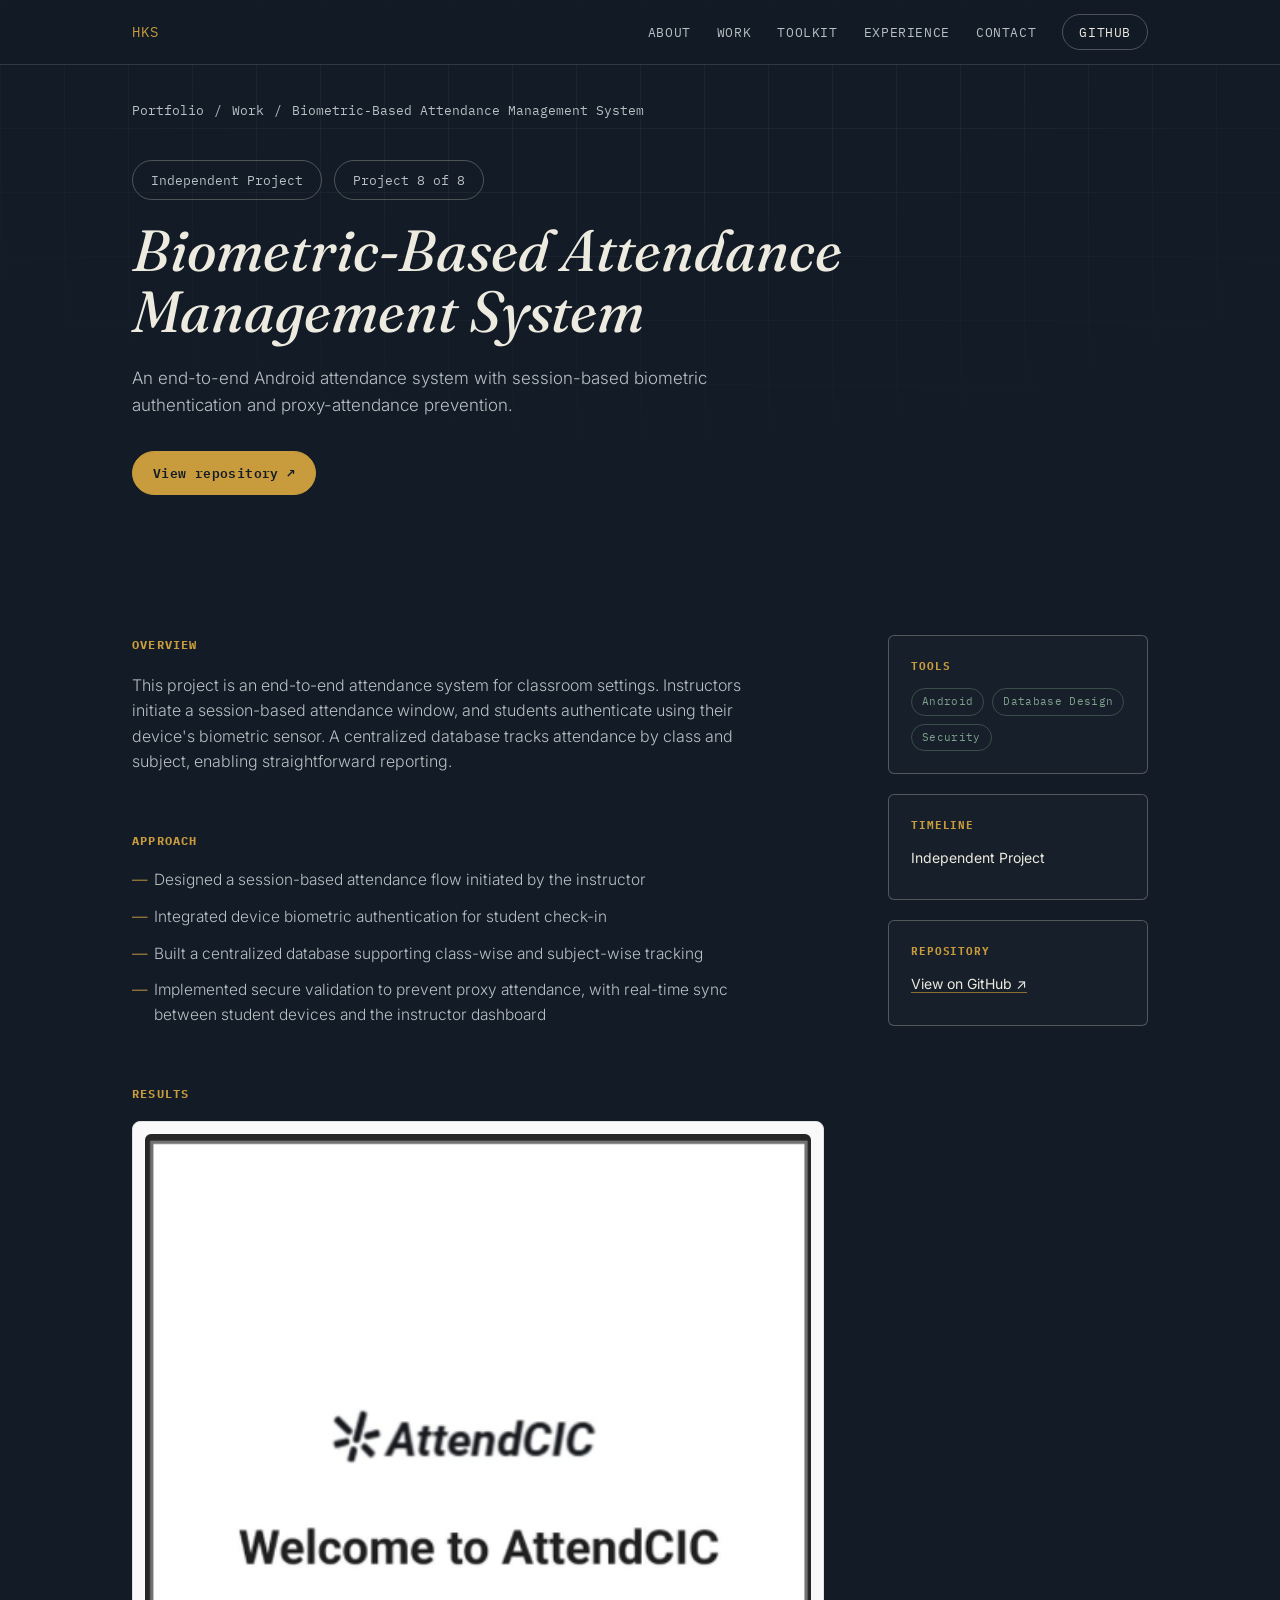
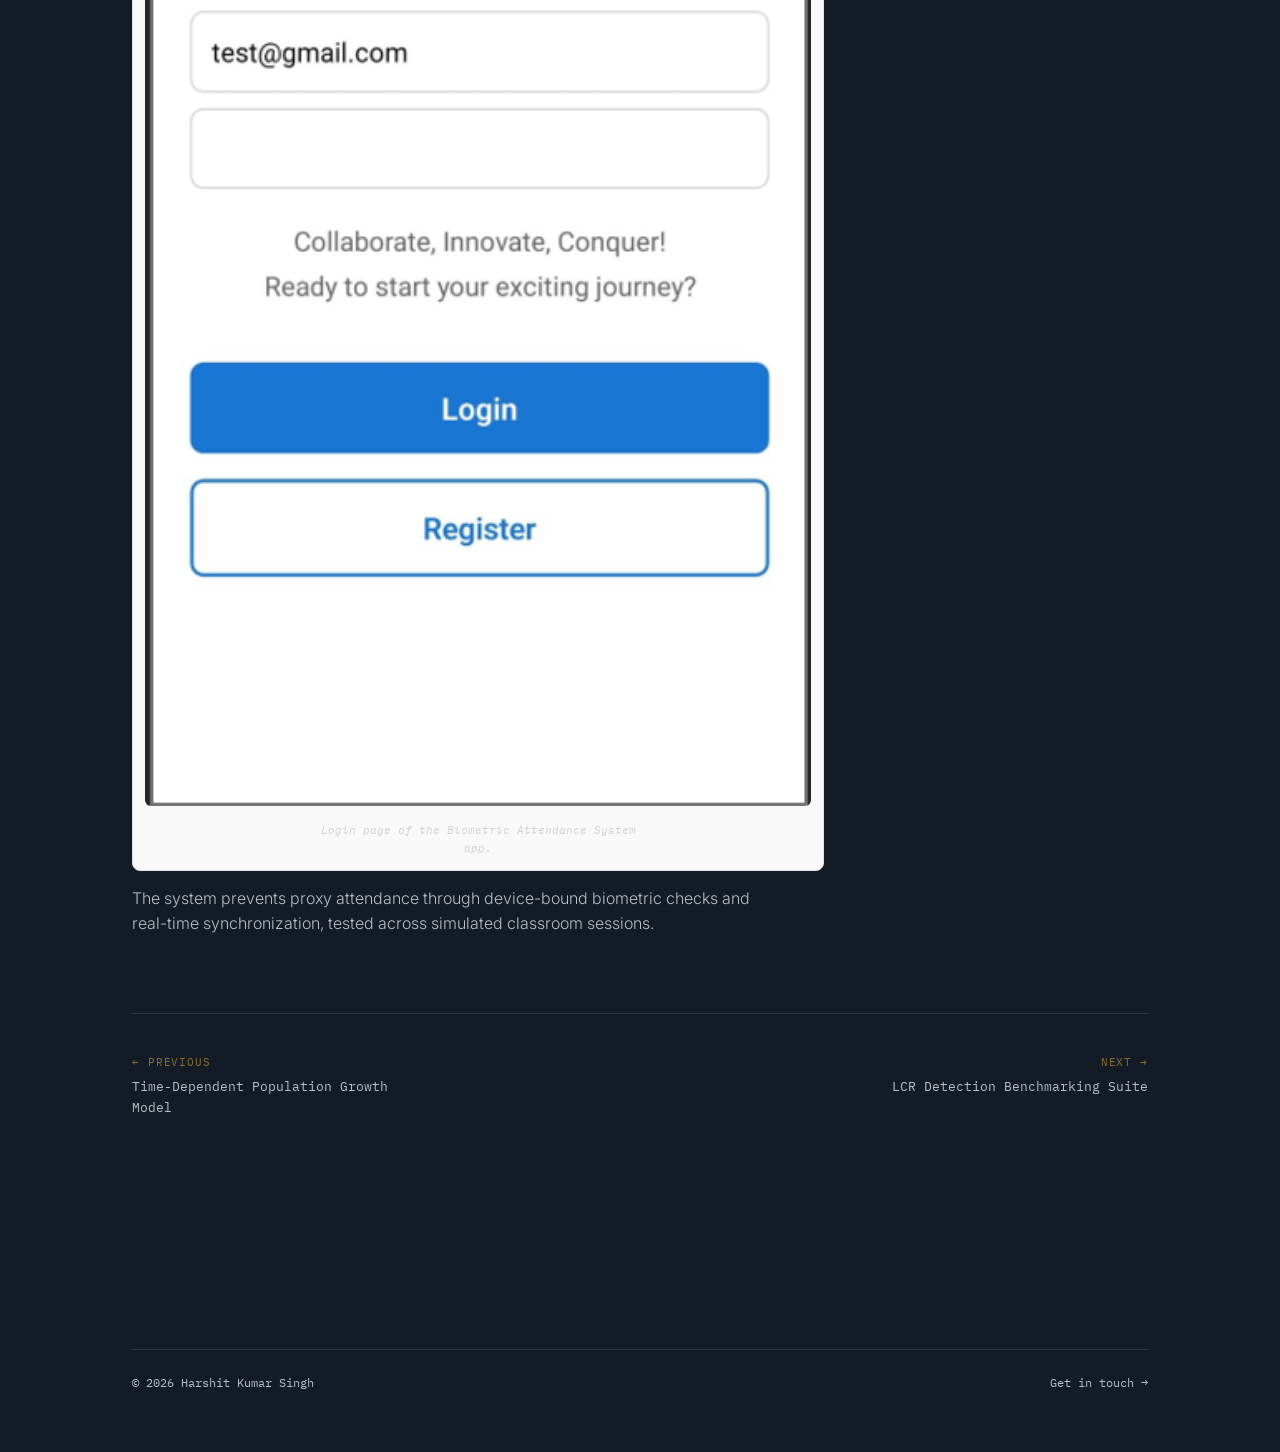
<file: projects/biometric-attendance.html>
<!DOCTYPE html>
<html lang="en">
<head>
<meta charset="UTF-8">
<meta name="viewport" content="width=device-width, initial-scale=1.0">
<title>Biometric-Based Attendance Management System — Harshit Kumar Singh</title>
<meta name="description" content="An end-to-end Android attendance system with session-based biometric authentication and proxy-attendance prevention.">
<link rel="preconnect" href="https://fonts.googleapis.com">
<link rel="preconnect" href="https://fonts.gstatic.com" crossorigin>
<link href="https://fonts.googleapis.com/css2?family=Fraunces:ital,opsz,wght@0,9..144,300;0,9..144,450;0,9..144,600;1,9..144,450;1,9..144,600&family=Inter:wght@300;400;500;600&family=IBM+Plex+Mono:wght@400;500&display=swap" rel="stylesheet">
<link rel="stylesheet" href="../styles.css">
</head>
<body>

<div class="texture" aria-hidden="true"></div>

<nav>
  <div class="wrap">
    <a class="mark" href="../index.html">HKS</a>
    <div class="navlinks">
      <a href="../index.html#about">About</a>
      <a href="../index.html#work">Work</a>
      <a href="../index.html#skills">Toolkit</a>
      <a href="../index.html#field">Experience</a>
      <a href="../index.html#contact">Contact</a>
      <a class="nav-cta" data-link="github" target="_blank" rel="noopener">GitHub</a>
    </div>
    <button class="nav-toggle" aria-label="Toggle menu">☰</button>
  </div>
</nav>

<div class="breadcrumb">
  <div class="wrap"><a href="../index.html">Portfolio</a><span>/</span><a href="../index.html#work">Work</a><span>/</span><span>Biometric-Based Attendance Management System</span></div>
</div>

<header class="cs-header">
  <div class="wrap">
    <div class="cs-meta-row reveal">
      <span class="pill static">Independent Project</span>
      <span class="pill static">Project 8 of 8</span>
    </div>
    <h1 class="cs-title reveal">Biometric-Based Attendance Management System</h1>
    <p class="cs-summary reveal">An end-to-end Android attendance system with session-based biometric authentication and proxy-attendance prevention.</p>
    <div class="cs-actions reveal">
      <a class="btn primary" data-link="project:biometric-attendance" target="_blank" rel="noopener">View repository ↗</a>
      
    </div>
  </div>
</header>

<main>
  <div class="wrap">
    <div class="cs-body">
      <div class="cs-main">

        <div class="cs-block reveal">
          <h3>Overview</h3>
          <p>This project is an end-to-end attendance system for classroom settings. Instructors initiate a session-based attendance window, and students authenticate using their device's biometric sensor. A centralized database tracks attendance by class and subject, enabling straightforward reporting.</p>
        </div>

        <div class="cs-block reveal">
          <h3>Approach</h3>
          <ul>
            <li>Designed a session-based attendance flow initiated by the instructor</li>
            <li>Integrated device biometric authentication for student check-in</li>
            <li>Built a centralized database supporting class-wise and subject-wise tracking</li>
            <li>Implemented secure validation to prevent proxy attendance, with real-time sync between student devices and the instructor dashboard</li>
          </ul>
        </div>

        <div class="cs-block reveal">
          <h3>Results</h3>
          <div class="figure">
            <img src="images/Biometricattendance.png" alt="Smart Biometric Based Attendance System App " class="responsive-img">
            <div class="fnote">Login page of the Biometric Attendance System app.</div>
          </div>
          <p>The system prevents proxy attendance through device-bound biometric checks and real-time synchronization, tested across simulated classroom sessions.</p>
        </div>

      </div>

      <aside class="cs-side reveal">
        <div class="side-card">
          <h4>Tools</h4>
          <div class="side-tags"><span class="tag">Android</span><span class="tag">Database Design</span><span class="tag">Security</span></div>
        </div>
        <div class="side-card">
          <h4>Timeline</h4>
          <div class="val">Independent Project</div>
        </div>
        <div class="side-card">
          <h4>Repository</h4>
          <div class="val"><a data-link="project:biometric-attendance" target="_blank" rel="noopener" style="border-bottom:1px solid var(--brass-dim);">View on GitHub ↗</a></div>
        </div>
      </aside>
    </div>

    <div class="cs-nav">
      <a class="prev" href="population-growth-model.html"><span class="dir">← Previous</span>Time-Dependent Population Growth Model</a>
      <a class="next" href="lcr-benchmarking.html"><span class="dir">Next →</span>LCR Detection Benchmarking Suite</a>
    </div>
  </div>
</main>

<footer>
  <div class="wrap">
    <div class="foot-bottom">
      <span>© 2026 Harshit Kumar Singh</span>
      <a href="../index.html#contact">Get in touch →</a>
    </div>
  </div>
</footer>

<script src="../links.js"></script>
<script src="../script.js"></script>
</body>
</html>
</file>
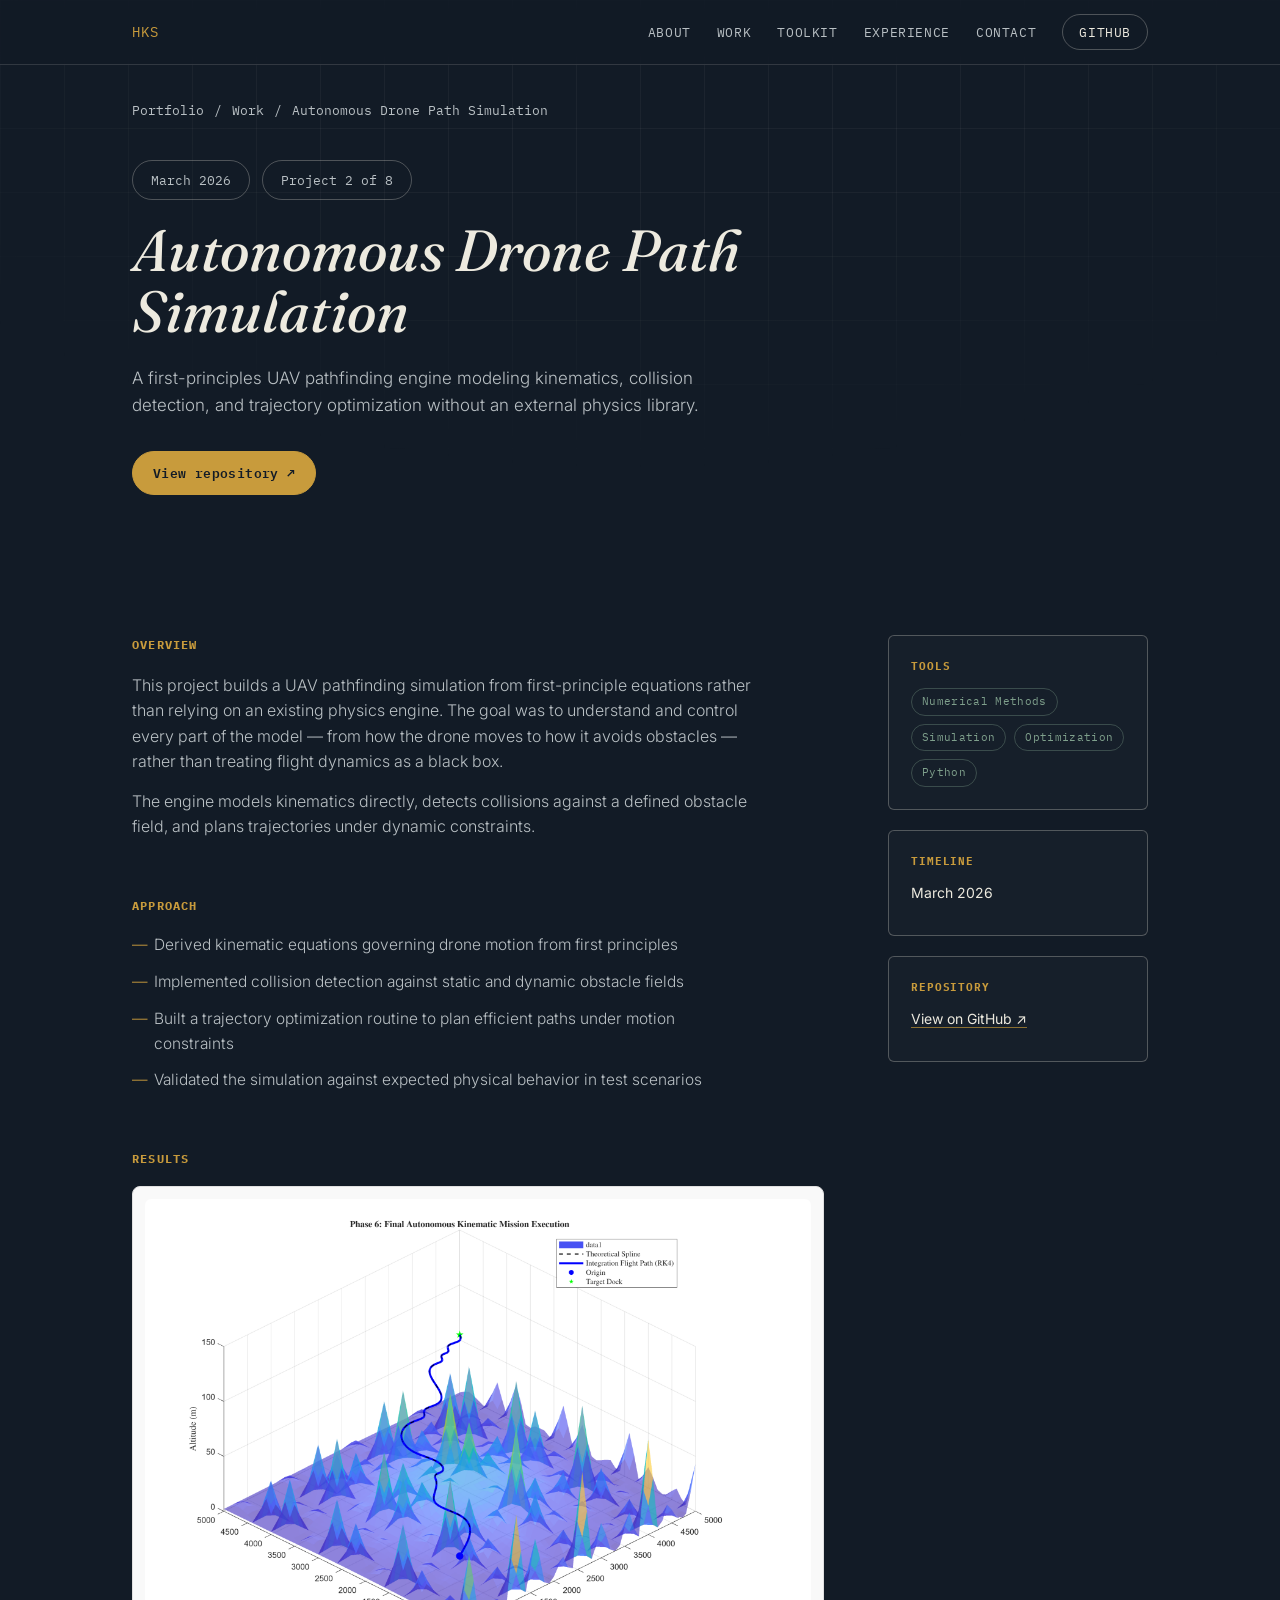
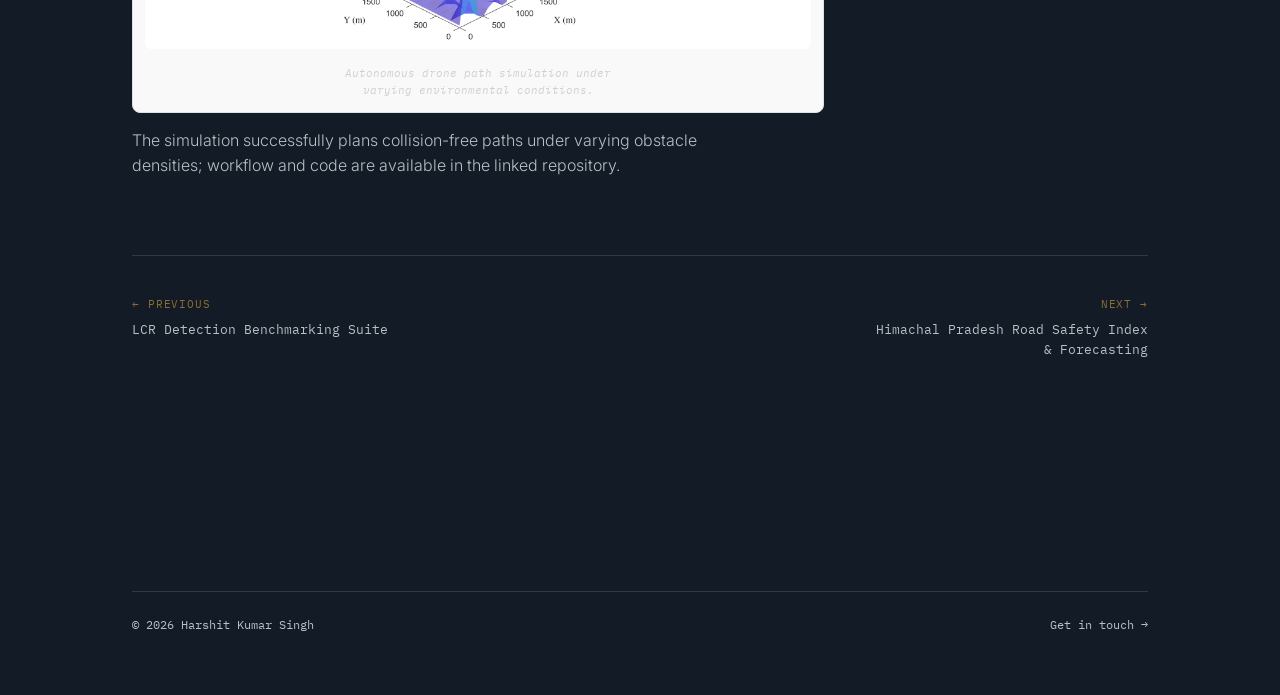
<file: projects/drone-simulation.html>
<!DOCTYPE html>
<html lang="en">
<head>
<meta charset="UTF-8">
<meta name="viewport" content="width=device-width, initial-scale=1.0">
<title>Autonomous Drone Path Simulation — Harshit Kumar Singh</title>
<meta name="description" content="A first-principles UAV pathfinding engine modeling kinematics, collision detection, and trajectory optimization without an external physics library.">
<link rel="preconnect" href="https://fonts.googleapis.com">
<link rel="preconnect" href="https://fonts.gstatic.com" crossorigin>
<link href="https://fonts.googleapis.com/css2?family=Fraunces:ital,opsz,wght@0,9..144,300;0,9..144,450;0,9..144,600;1,9..144,450;1,9..144,600&family=Inter:wght@300;400;500;600&family=IBM+Plex+Mono:wght@400;500&display=swap" rel="stylesheet">
<link rel="stylesheet" href="../styles.css">
</head>
<body>

<div class="texture" aria-hidden="true"></div>

<nav>
  <div class="wrap">
    <a class="mark" href="../index.html">HKS</a>
    <div class="navlinks">
      <a href="../index.html#about">About</a>
      <a href="../index.html#work">Work</a>
      <a href="../index.html#skills">Toolkit</a>
      <a href="../index.html#field">Experience</a>
      <a href="../index.html#contact">Contact</a>
      <a class="nav-cta" data-link="github" target="_blank" rel="noopener">GitHub</a>
    </div>
    <button class="nav-toggle" aria-label="Toggle menu">☰</button>
  </div>
</nav>

<div class="breadcrumb">
  <div class="wrap"><a href="../index.html">Portfolio</a><span>/</span><a href="../index.html#work">Work</a><span>/</span><span>Autonomous Drone Path Simulation</span></div>
</div>

<header class="cs-header">
  <div class="wrap">
    <div class="cs-meta-row reveal">
      <span class="pill static">March 2026</span>
      <span class="pill static">Project 2 of 8</span>
    </div>
    <h1 class="cs-title reveal">Autonomous Drone Path Simulation</h1>
    <p class="cs-summary reveal">A first-principles UAV pathfinding engine modeling kinematics, collision detection, and trajectory optimization without an external physics library.</p>
    <div class="cs-actions reveal">
      <a class="btn primary" data-link="project:drone-simulation" target="_blank" rel="noopener">View repository ↗</a>
      
    </div>
  </div>
</header>

<main>
  <div class="wrap">
    <div class="cs-body">
      <div class="cs-main">

        <div class="cs-block reveal">
          <h3>Overview</h3>
          <p>This project builds a UAV pathfinding simulation from first-principle equations rather than relying on an existing physics engine. The goal was to understand and control every part of the model — from how the drone moves to how it avoids obstacles — rather than treating flight dynamics as a black box.</p><p>The engine models kinematics directly, detects collisions against a defined obstacle field, and plans trajectories under dynamic constraints.</p>
        </div>

        <div class="cs-block reveal">
          <h3>Approach</h3>
          <ul>
            <li>Derived kinematic equations governing drone motion from first principles</li>
            <li>Implemented collision detection against static and dynamic obstacle fields</li>
            <li>Built a trajectory optimization routine to plan efficient paths under motion constraints</li>
            <li>Validated the simulation against expected physical behavior in test scenarios</li>
          </ul>
        </div>

        <div class="cs-block reveal">
          <h3>Results</h3>
          <div class="figure">
            <img src="images/dronepathsim.png" alt="Autonomous Drone Path Simulation" class="responsive-img">
            <div class="fnote">Autonomous drone path simulation under varying environmental conditions.</div>
          </div>
          <p>The simulation successfully plans collision-free paths under varying obstacle densities; workflow and code are available in the linked repository.</p>
        </div>

      </div>

      <aside class="cs-side reveal">
        <div class="side-card">
          <h4>Tools</h4>
          <div class="side-tags"><span class="tag">Numerical Methods</span><span class="tag">Simulation</span><span class="tag">Optimization</span><span class="tag">Python</span></div>
        </div>
        <div class="side-card">
          <h4>Timeline</h4>
          <div class="val">March 2026</div>
        </div>
        <div class="side-card">
          <h4>Repository</h4>
          <div class="val"><a data-link="project:drone-simulation" target="_blank" rel="noopener" style="border-bottom:1px solid var(--brass-dim);">View on GitHub ↗</a></div>
        </div>
      </aside>
    </div>

    <div class="cs-nav">
      <a class="prev" href="lcr-benchmarking.html"><span class="dir">← Previous</span>LCR Detection Benchmarking Suite</a>
      <a class="next" href="road-safety-index.html"><span class="dir">Next →</span>Himachal Pradesh Road Safety Index & Forecasting</a>
    </div>
  </div>
</main>

<footer>
  <div class="wrap">
    <div class="foot-bottom">
      <span>© 2026 Harshit Kumar Singh</span>
      <a href="../index.html#contact">Get in touch →</a>
    </div>
  </div>
</footer>

<script src="../links.js"></script>
<script src="../script.js"></script>
</body>
</html>
</file>
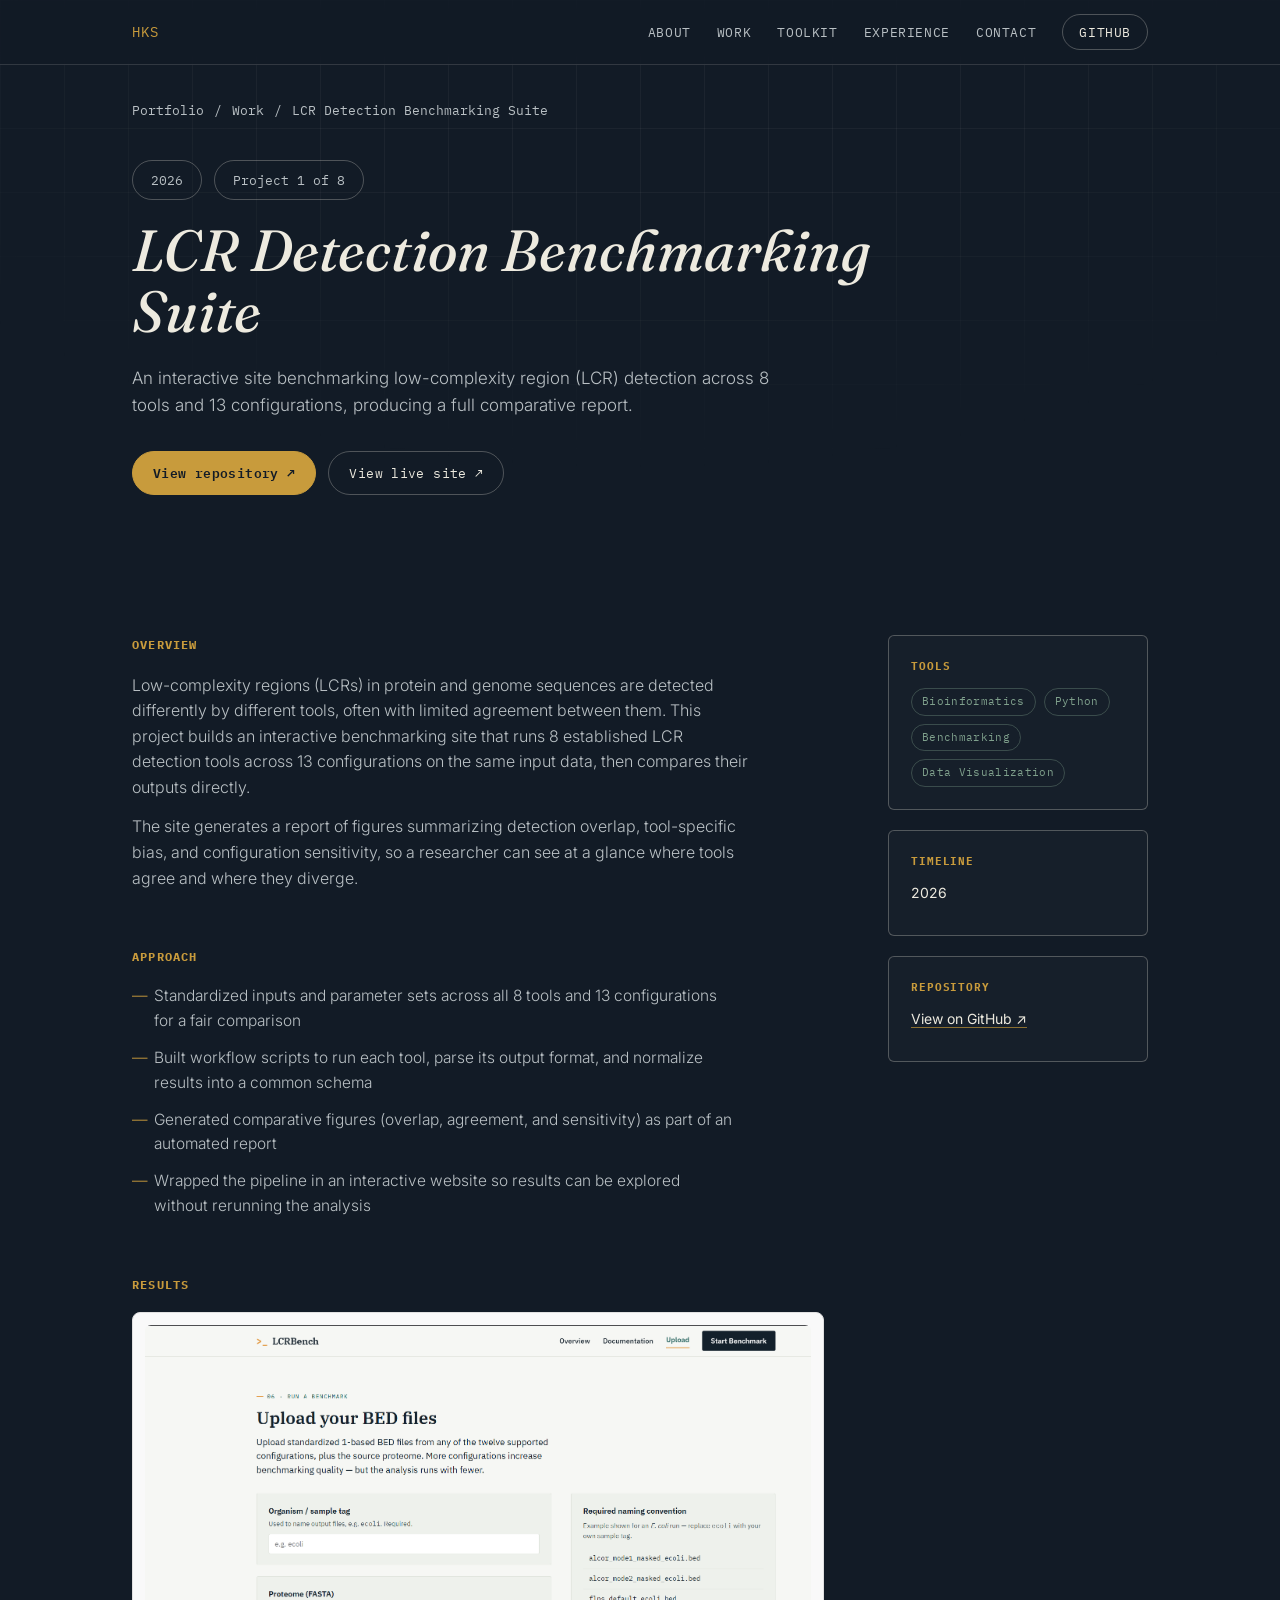
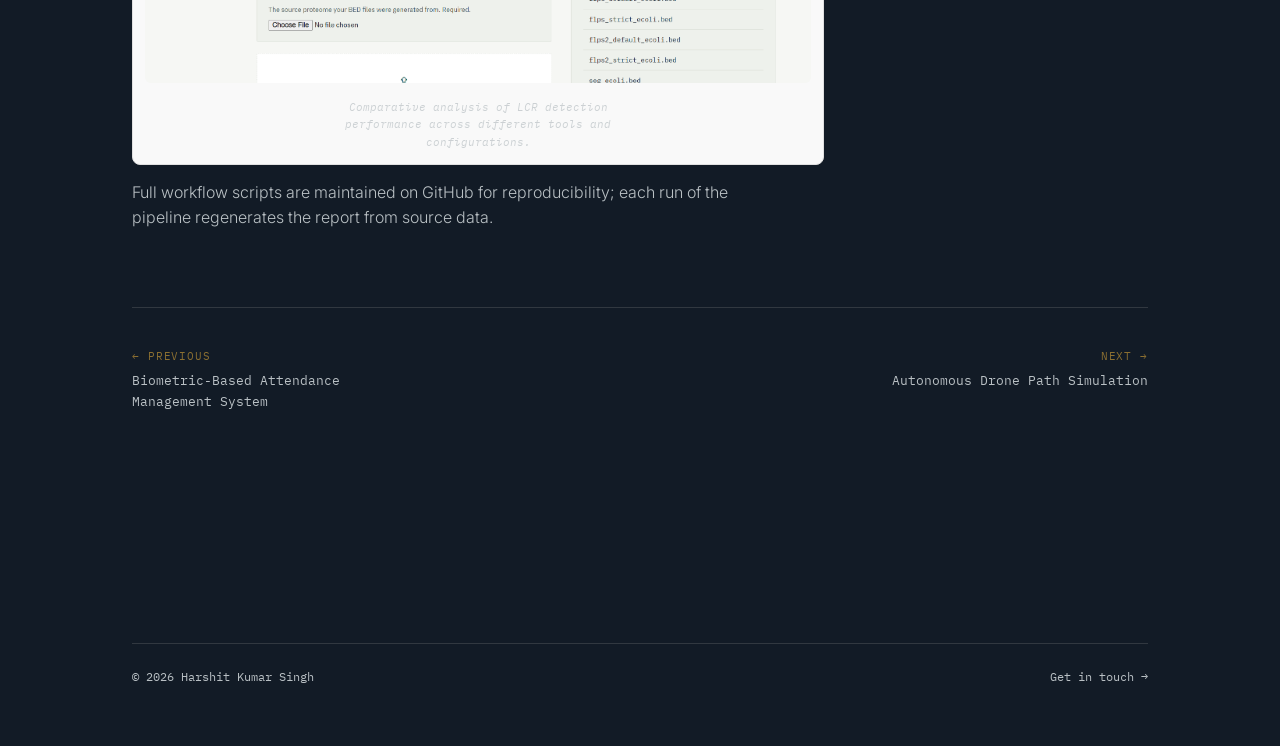
<file: projects/lcr-benchmarking.html>
<!DOCTYPE html>
<html lang="en">
<head>
<meta charset="UTF-8">
<meta name="viewport" content="width=device-width, initial-scale=1.0">
<title>LCR Detection Benchmarking Suite — Harshit Kumar Singh</title>
<meta name="description" content="An interactive site benchmarking low-complexity region (LCR) detection across 8 tools and 13 configurations, producing a full comparative report.">
<link rel="preconnect" href="https://fonts.googleapis.com">
<link rel="preconnect" href="https://fonts.gstatic.com" crossorigin>
<link href="https://fonts.googleapis.com/css2?family=Fraunces:ital,opsz,wght@0,9..144,300;0,9..144,450;0,9..144,600;1,9..144,450;1,9..144,600&family=Inter:wght@300;400;500;600&family=IBM+Plex+Mono:wght@400;500&display=swap" rel="stylesheet">
<link rel="stylesheet" href="../styles.css">
</head>
<body>

<div class="texture" aria-hidden="true"></div>

<nav>
  <div class="wrap">
    <a class="mark" href="../index.html">HKS</a>
    <div class="navlinks">
      <a href="../index.html#about">About</a>
      <a href="../index.html#work">Work</a>
      <a href="../index.html#skills">Toolkit</a>
      <a href="../index.html#field">Experience</a>
      <a href="../index.html#contact">Contact</a>
      <a class="nav-cta" data-link="github" target="_blank" rel="noopener">GitHub</a>
    </div>
    <button class="nav-toggle" aria-label="Toggle menu">☰</button>
  </div>
</nav>

<div class="breadcrumb">
  <div class="wrap"><a href="../index.html">Portfolio</a><span>/</span><a href="../index.html#work">Work</a><span>/</span><span>LCR Detection Benchmarking Suite</span></div>
</div>

<header class="cs-header">
  <div class="wrap">
    <div class="cs-meta-row reveal">
      <span class="pill static">2026</span>
      <span class="pill static">Project 1 of 8</span>
    </div>
    <h1 class="cs-title reveal">LCR Detection Benchmarking Suite</h1>
    <p class="cs-summary reveal">An interactive site benchmarking low-complexity region (LCR) detection across 8 tools and 13 configurations, producing a full comparative report.</p>
    <div class="cs-actions reveal">
      <a class="btn primary" href="https://github.com/Harshit-singh15/LCR_Project" target="_blank" rel="noopener">View repository ↗</a>
      <a class="btn ghost" href ="https://project-lcr.onrender.com" target="_blank" rel="noopener">View live site ↗</a>
    </div>
  </div>
</header>

<main>
  <div class="wrap">
    <div class="cs-body">
      <div class="cs-main">

        <div class="cs-block reveal">
          <h3>Overview</h3>
          <p>Low-complexity regions (LCRs) in protein and genome sequences are detected differently by different tools, often with limited agreement between them. This project builds an interactive benchmarking site that runs 8 established LCR detection tools across 13 configurations on the same input data, then compares their outputs directly.</p><p>The site generates a report of figures summarizing detection overlap, tool-specific bias, and configuration sensitivity, so a researcher can see at a glance where tools agree and where they diverge.</p>
        </div>

        <div class="cs-block reveal">
          <h3>Approach</h3>
          <ul>
            <li>Standardized inputs and parameter sets across all 8 tools and 13 configurations for a fair comparison</li>
            <li>Built workflow scripts to run each tool, parse its output format, and normalize results into a common schema</li>
            <li>Generated comparative figures (overlap, agreement, and sensitivity) as part of an automated report</li>
            <li>Wrapped the pipeline in an interactive website so results can be explored without rerunning the analysis</li>
          </ul>
        </div>

        <div class="cs-block reveal">
          <h3>Results</h3>
          <div class="figure">
            <img src="images/lcrbenchmarking.png" alt="LCR Detection Benchmarking tool" class="responsive-img">
            <div class="fnote">Comparative analysis of LCR detection performance across different tools and configurations.</div>
          </div>
          <p>Full workflow scripts are maintained on GitHub for reproducibility; each run of the pipeline regenerates the report from source data.</p>
        </div>

      </div>

      <aside class="cs-side reveal">
        <div class="side-card">
          <h4>Tools</h4>
          <div class="side-tags"><span class="tag">Bioinformatics</span><span class="tag">Python</span><span class="tag">Benchmarking</span><span class="tag">Data Visualization</span></div>
        </div>
        <div class="side-card">
          <h4>Timeline</h4>
          <div class="val">2026</div>
        </div>
        <div class="side-card">
          <h4>Repository</h4>
          <div class="val"><a data-link="project:lcr-benchmarking" target="_blank" rel="noopener" style="border-bottom:1px solid var(--brass-dim);">View on GitHub ↗</a></div>
        </div>
      </aside>
    </div>

    <div class="cs-nav">
      <a class="prev" href="biometric-attendance.html"><span class="dir">← Previous</span>Biometric-Based Attendance Management System</a>
      <a class="next" href="drone-simulation.html"><span class="dir">Next →</span>Autonomous Drone Path Simulation</a>
    </div>
  </div>
</main>

<footer>
  <div class="wrap">
    <div class="foot-bottom">
      <span>© 2026 Harshit Kumar Singh</span>
      <a href="../index.html#contact">Get in touch →</a>
    </div>
  </div>
</footer>

<script src="../links.js"></script>
<script src="../script.js"></script>
</body>
</html>
</file>
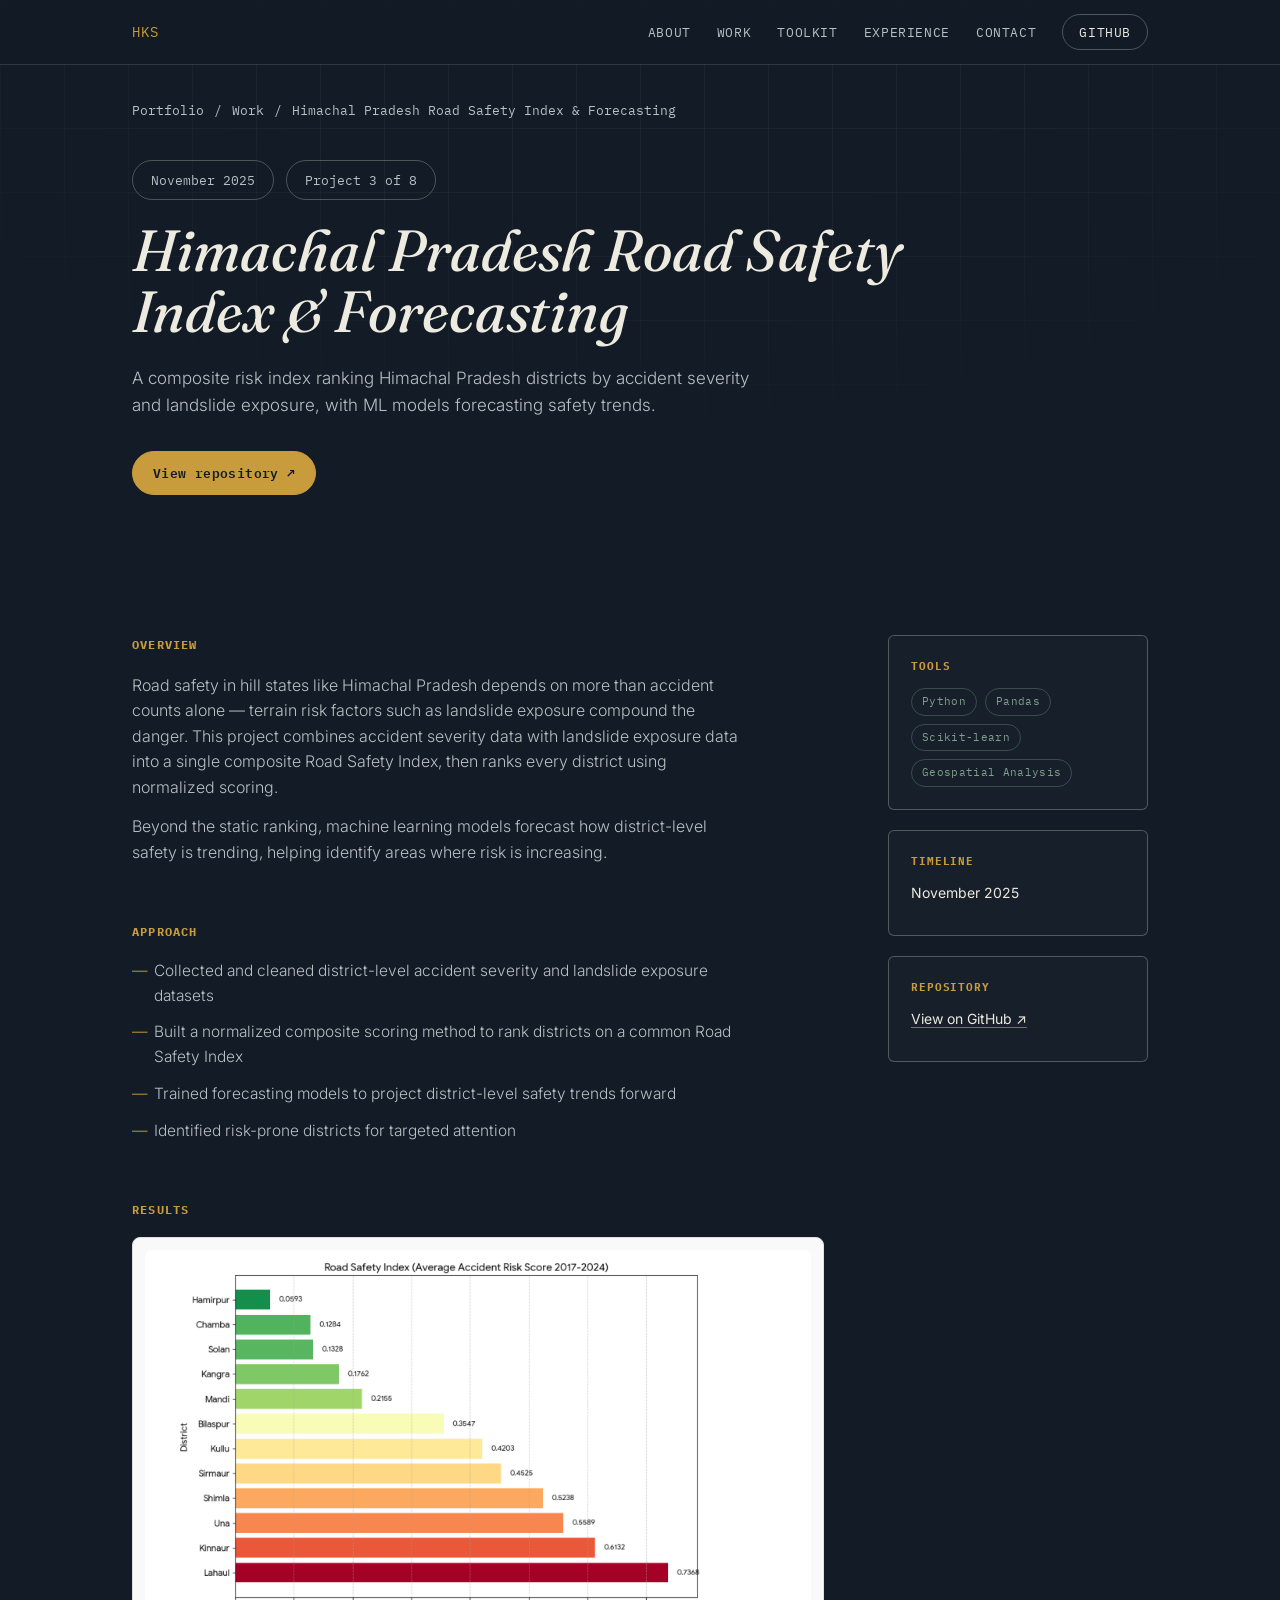
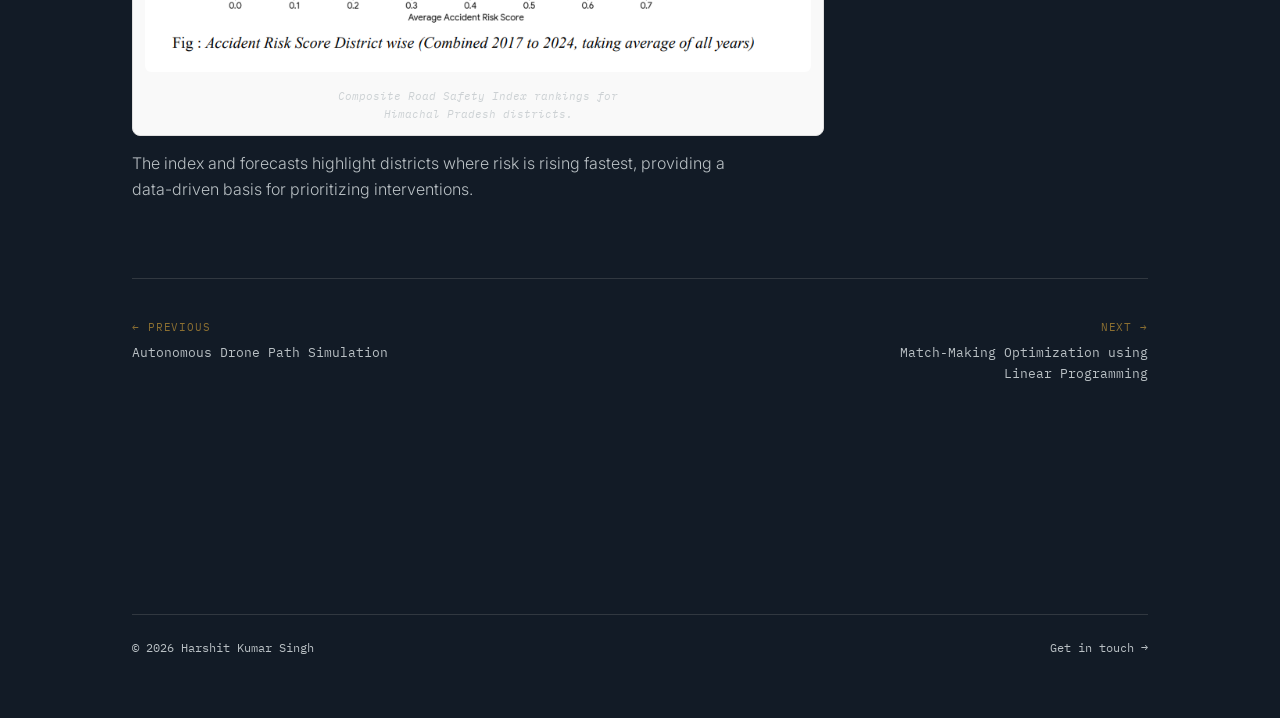
<file: projects/road-safety-index.html>
<!DOCTYPE html>
<html lang="en">
<head>
<meta charset="UTF-8">
<meta name="viewport" content="width=device-width, initial-scale=1.0">
<title>Himachal Pradesh Road Safety Index & Forecasting — Harshit Kumar Singh</title>
<meta name="description" content="A composite risk index ranking Himachal Pradesh districts by accident severity and landslide exposure, with ML models forecasting safety trends.">
<link rel="preconnect" href="https://fonts.googleapis.com">
<link rel="preconnect" href="https://fonts.gstatic.com" crossorigin>
<link href="https://fonts.googleapis.com/css2?family=Fraunces:ital,opsz,wght@0,9..144,300;0,9..144,450;0,9..144,600;1,9..144,450;1,9..144,600&family=Inter:wght@300;400;500;600&family=IBM+Plex+Mono:wght@400;500&display=swap" rel="stylesheet">
<link rel="stylesheet" href="../styles.css">
</head>
<body>

<div class="texture" aria-hidden="true"></div>

<nav>
  <div class="wrap">
    <a class="mark" href="../index.html">HKS</a>
    <div class="navlinks">
      <a href="../index.html#about">About</a>
      <a href="../index.html#work">Work</a>
      <a href="../index.html#skills">Toolkit</a>
      <a href="../index.html#field">Experience</a>
      <a href="../index.html#contact">Contact</a>
      <a class="nav-cta" data-link="github" target="_blank" rel="noopener">GitHub</a>
    </div>
    <button class="nav-toggle" aria-label="Toggle menu">☰</button>
  </div>
</nav>

<div class="breadcrumb">
  <div class="wrap"><a href="../index.html">Portfolio</a><span>/</span><a href="../index.html#work">Work</a><span>/</span><span>Himachal Pradesh Road Safety Index & Forecasting</span></div>
</div>

<header class="cs-header">
  <div class="wrap">
    <div class="cs-meta-row reveal">
      <span class="pill static">November 2025</span>
      <span class="pill static">Project 3 of 8</span>
    </div>
    <h1 class="cs-title reveal">Himachal Pradesh Road Safety Index & Forecasting</h1>
    <p class="cs-summary reveal">A composite risk index ranking Himachal Pradesh districts by accident severity and landslide exposure, with ML models forecasting safety trends.</p>
    <div class="cs-actions reveal">
      <a class="btn primary" data-link="project:road-safety-index" target="_blank" rel="noopener">View repository ↗</a>
      
    </div>
  </div>
</header>

<main>
  <div class="wrap">
    <div class="cs-body">
      <div class="cs-main">

        <div class="cs-block reveal">
          <h3>Overview</h3>
          <p>Road safety in hill states like Himachal Pradesh depends on more than accident counts alone — terrain risk factors such as landslide exposure compound the danger. This project combines accident severity data with landslide exposure data into a single composite Road Safety Index, then ranks every district using normalized scoring.</p><p>Beyond the static ranking, machine learning models forecast how district-level safety is trending, helping identify areas where risk is increasing.</p>
        </div>

        <div class="cs-block reveal">
          <h3>Approach</h3>
          <ul>
            <li>Collected and cleaned district-level accident severity and landslide exposure datasets</li>
            <li>Built a normalized composite scoring method to rank districts on a common Road Safety Index</li>
            <li>Trained forecasting models to project district-level safety trends forward</li>
            <li>Identified risk-prone districts for targeted attention</li>
          </ul>
        </div>

        <div class="cs-block reveal">
          <h3>Results</h3>
          <div class="figure">
            <img src="images/HProad.png" alt="Himachal Pradesh Road Safety Index & Forecasting" class="responsive-img">
            <div class="fnote">Composite Road Safety Index rankings for Himachal Pradesh districts.</div>
          </div>
          <p>The index and forecasts highlight districts where risk is rising fastest, providing a data-driven basis for prioritizing interventions.</p>
        </div>

      </div>

      <aside class="cs-side reveal">
        <div class="side-card">
          <h4>Tools</h4>
          <div class="side-tags"><span class="tag">Python</span><span class="tag">Pandas</span><span class="tag">Scikit-learn</span><span class="tag">Geospatial Analysis</span></div>
        </div>
        <div class="side-card">
          <h4>Timeline</h4>
          <div class="val">November 2025</div>
        </div>
        <div class="side-card">
          <h4>Repository</h4>
          <div class="val"><a data-link="project:road-safety-index" target="_blank" rel="noopener" style="border-bottom:1px solid var(--brass-dim);">View on GitHub ↗</a></div>
        </div>
      </aside>
    </div>

    <div class="cs-nav">
      <a class="prev" href="drone-simulation.html"><span class="dir">← Previous</span>Autonomous Drone Path Simulation</a>
      <a class="next" href="matchmaking-optimization.html"><span class="dir">Next →</span>Match-Making Optimization using Linear Programming</a>
    </div>
  </div>
</main>

<footer>
  <div class="wrap">
    <div class="foot-bottom">
      <span>© 2026 Harshit Kumar Singh</span>
      <a href="../index.html#contact">Get in touch →</a>
    </div>
  </div>
</footer>

<script src="../links.js"></script>
<script src="../script.js"></script>
</body>
</html>
</file>
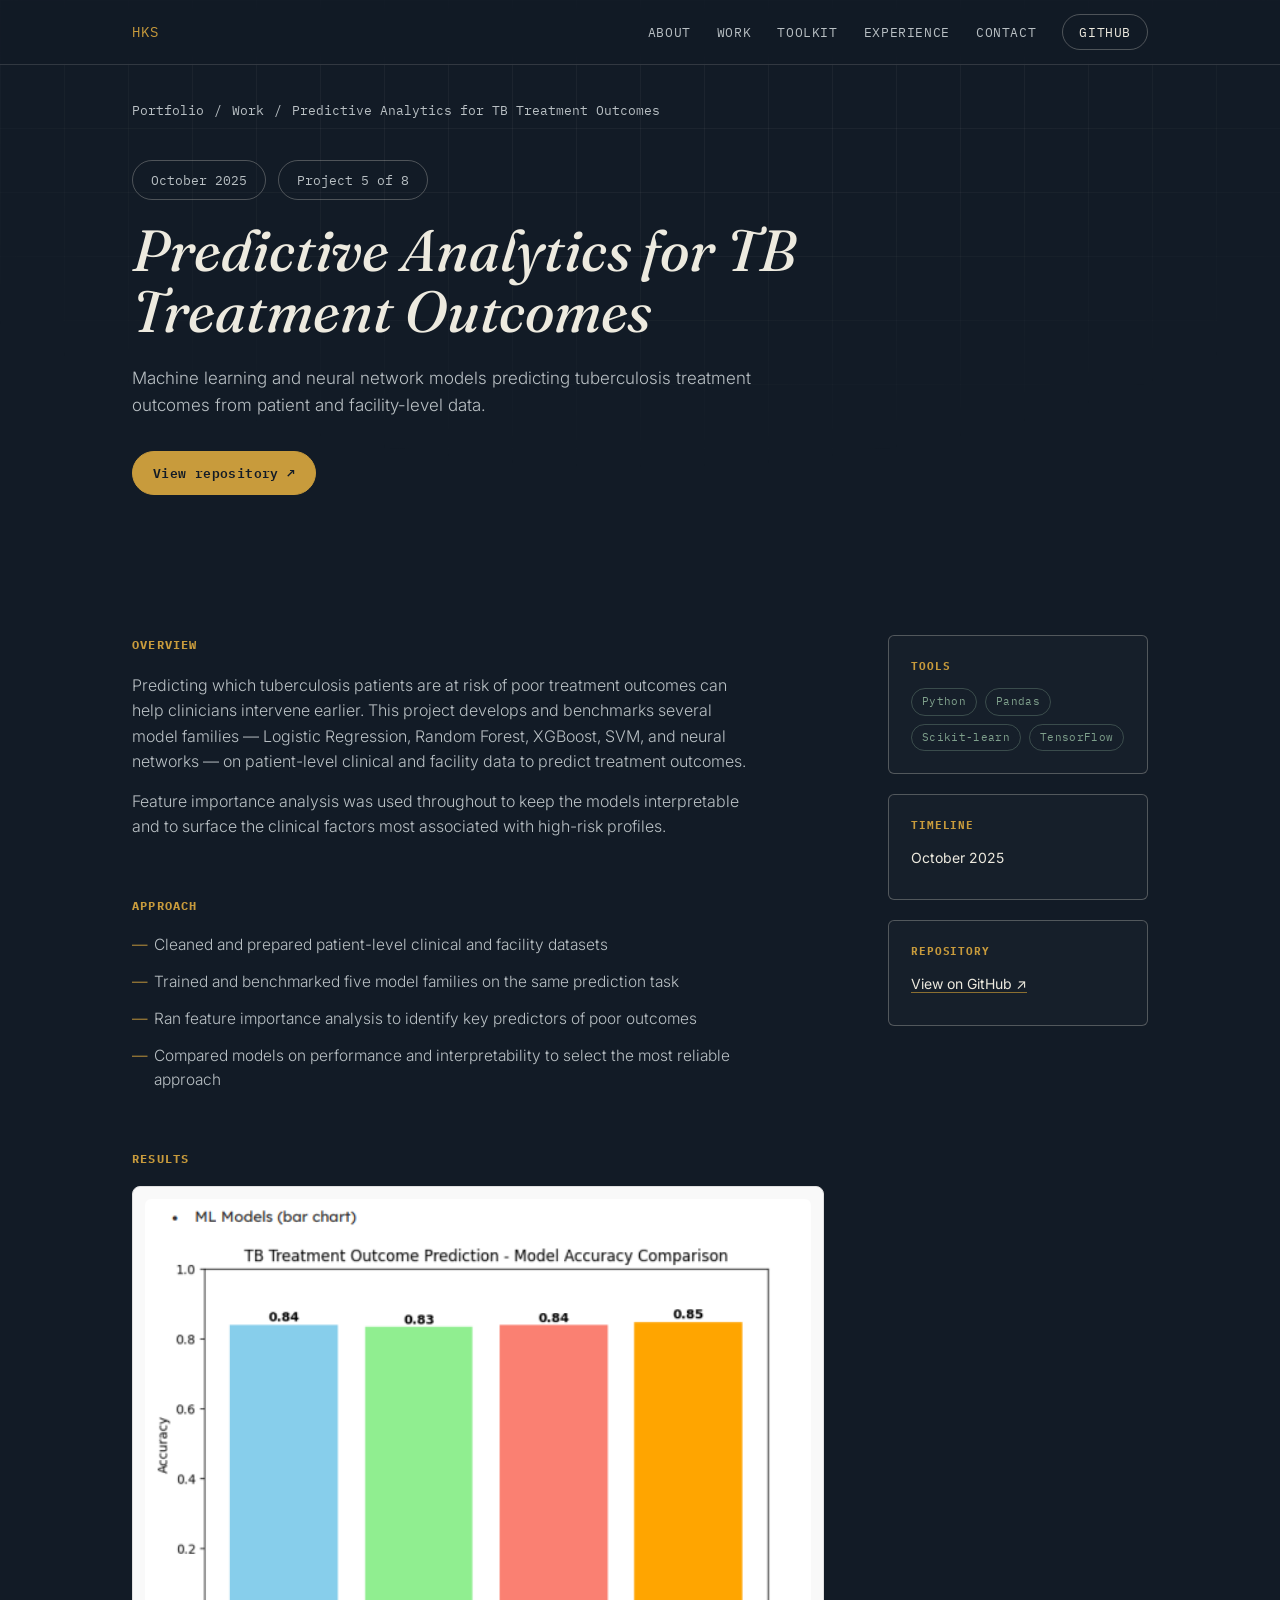
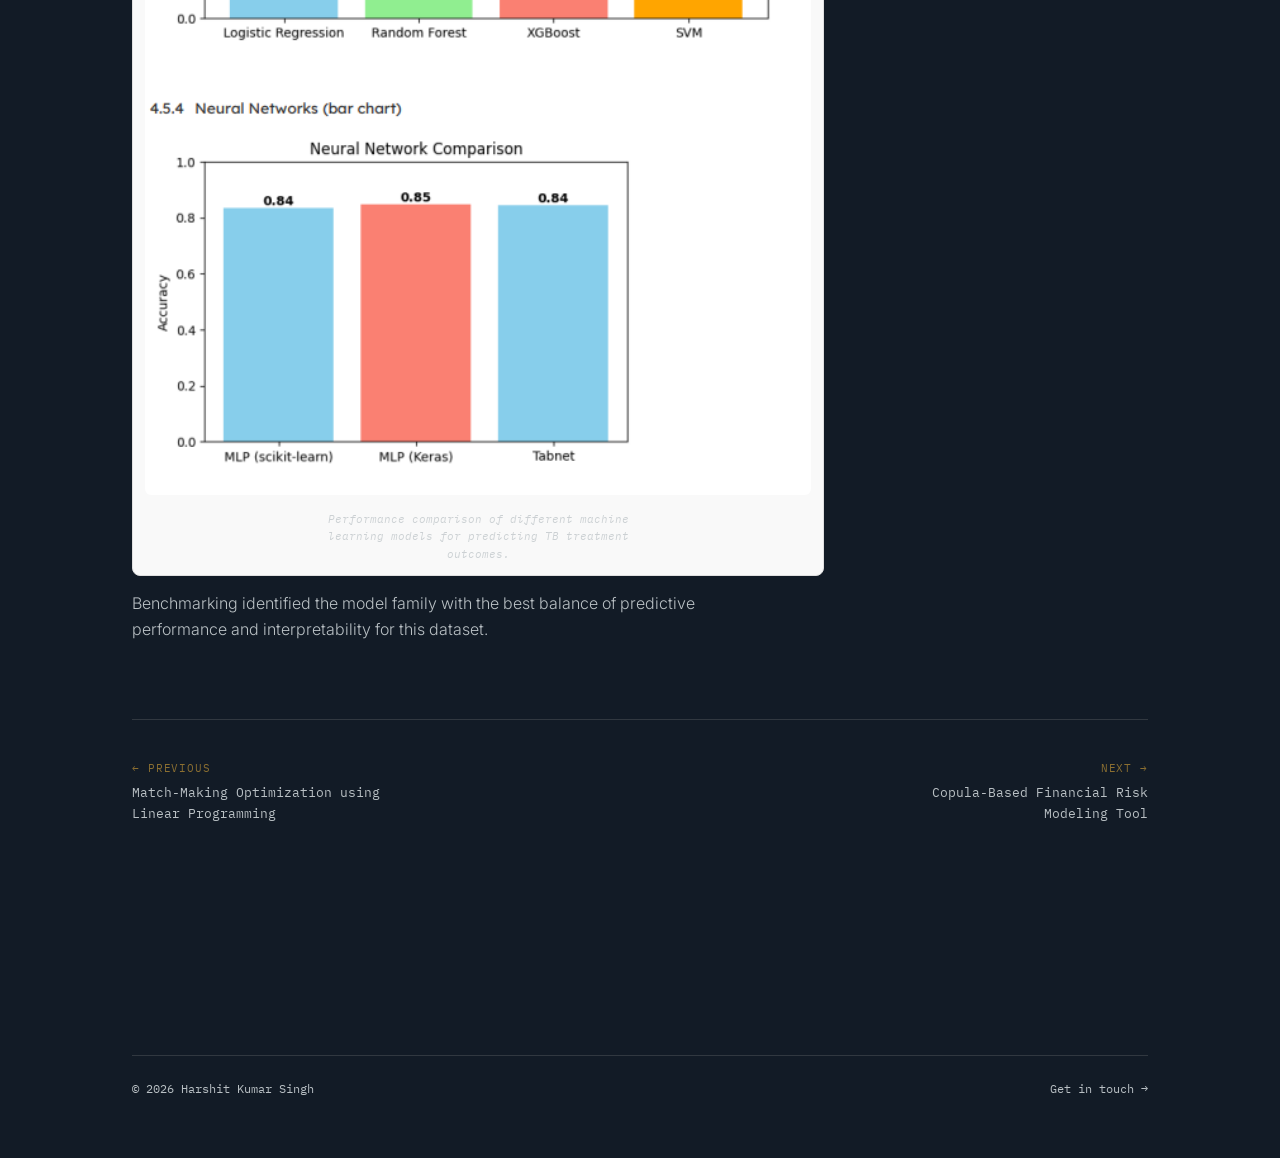
<file: projects/tb-treatment-prediction.html>
<!DOCTYPE html>
<html lang="en">
<head>
<meta charset="UTF-8">
<meta name="viewport" content="width=device-width, initial-scale=1.0">
<title>Predictive Analytics for TB Treatment Outcomes — Harshit Kumar Singh</title>
<meta name="description" content="Machine learning and neural network models predicting tuberculosis treatment outcomes from patient and facility-level data.">
<link rel="preconnect" href="https://fonts.googleapis.com">
<link rel="preconnect" href="https://fonts.gstatic.com" crossorigin>
<link href="https://fonts.googleapis.com/css2?family=Fraunces:ital,opsz,wght@0,9..144,300;0,9..144,450;0,9..144,600;1,9..144,450;1,9..144,600&family=Inter:wght@300;400;500;600&family=IBM+Plex+Mono:wght@400;500&display=swap" rel="stylesheet">
<link rel="stylesheet" href="../styles.css">
</head>
<body>

<div class="texture" aria-hidden="true"></div>

<nav>
  <div class="wrap">
    <a class="mark" href="../index.html">HKS</a>
    <div class="navlinks">
      <a href="../index.html#about">About</a>
      <a href="../index.html#work">Work</a>
      <a href="../index.html#skills">Toolkit</a>
      <a href="../index.html#field">Experience</a>
      <a href="../index.html#contact">Contact</a>
      <a class="nav-cta" data-link="github" target="_blank" rel="noopener">GitHub</a>
    </div>
    <button class="nav-toggle" aria-label="Toggle menu">☰</button>
  </div>
</nav>

<div class="breadcrumb">
  <div class="wrap"><a href="../index.html">Portfolio</a><span>/</span><a href="../index.html#work">Work</a><span>/</span><span>Predictive Analytics for TB Treatment Outcomes</span></div>
</div>

<header class="cs-header">
  <div class="wrap">
    <div class="cs-meta-row reveal">
      <span class="pill static">October 2025</span>
      <span class="pill static">Project 5 of 8</span>
    </div>
    <h1 class="cs-title reveal">Predictive Analytics for TB Treatment Outcomes</h1>
    <p class="cs-summary reveal">Machine learning and neural network models predicting tuberculosis treatment outcomes from patient and facility-level data.</p>
    <div class="cs-actions reveal">
      <a class="btn primary" data-link="project:tb-treatment-prediction" target="_blank" rel="noopener">View repository ↗</a>
      
    </div>
  </div>
</header>

<main>
  <div class="wrap">
    <div class="cs-body">
      <div class="cs-main">

        <div class="cs-block reveal">
          <h3>Overview</h3>
          <p>Predicting which tuberculosis patients are at risk of poor treatment outcomes can help clinicians intervene earlier. This project develops and benchmarks several model families — Logistic Regression, Random Forest, XGBoost, SVM, and neural networks — on patient-level clinical and facility data to predict treatment outcomes.</p><p>Feature importance analysis was used throughout to keep the models interpretable and to surface the clinical factors most associated with high-risk profiles.</p>
        </div>

        <div class="cs-block reveal">
          <h3>Approach</h3>
          <ul>
            <li>Cleaned and prepared patient-level clinical and facility datasets</li>
            <li>Trained and benchmarked five model families on the same prediction task</li>
            <li>Ran feature importance analysis to identify key predictors of poor outcomes</li>
            <li>Compared models on performance and interpretability to select the most reliable approach</li>
          </ul>
        </div>

        <div class="cs-block reveal">
          <h3>Results</h3>
          <div class="figure">
            <img src="images/tbprediction.png" alt="Predictive Analytics for TB Treatment Outcomes" class="responsive-img">
            <div class="fnote">Performance comparison of different machine learning models for predicting TB treatment outcomes.</div>
          </div>
          <p>Benchmarking identified the model family with the best balance of predictive performance and interpretability for this dataset.</p>
        </div>

      </div>

      <aside class="cs-side reveal">
        <div class="side-card">
          <h4>Tools</h4>
          <div class="side-tags"><span class="tag">Python</span><span class="tag">Pandas</span><span class="tag">Scikit-learn</span><span class="tag">TensorFlow</span></div>
        </div>
        <div class="side-card">
          <h4>Timeline</h4>
          <div class="val">October 2025</div>
        </div>
        <div class="side-card">
          <h4>Repository</h4>
          <div class="val"><a data-link="project:tb-treatment-prediction" target="_blank" rel="noopener" style="border-bottom:1px solid var(--brass-dim);">View on GitHub ↗</a></div>
        </div>
      </aside>
    </div>

    <div class="cs-nav">
      <a class="prev" href="matchmaking-optimization.html"><span class="dir">← Previous</span>Match-Making Optimization using Linear Programming</a>
      <a class="next" href="copula-risk-model.html"><span class="dir">Next →</span>Copula-Based Financial Risk Modeling Tool</a>
    </div>
  </div>
</main>

<footer>
  <div class="wrap">
    <div class="foot-bottom">
      <span>© 2026 Harshit Kumar Singh</span>
      <a href="../index.html#contact">Get in touch →</a>
    </div>
  </div>
</footer>

<script src="../links.js"></script>
<script src="../script.js"></script>
</body>
</html>
</file>
<file: styles.css>
/* ============================================================
   Harshit Kumar Singh — Portfolio
   Shared stylesheet
   ============================================================ */

:root{
  --ink:#121B26;
  --paper:#EDEADF;
  --paper-dim:#B9C0C4;
  --brass:#C89B3C;
  --brass-dim:#8B6F31;
  --sage:#7FA08C;
  --line:rgba(237,234,223,0.14);
  --line-strong:rgba(237,234,223,0.28);
  --max:1080px;
  --serif:'Fraunces', serif;
  --sans:'Inter', sans-serif;
  --mono:'IBM Plex Mono', monospace;
}
*{box-sizing:border-box; margin:0; padding:0;}
html{scroll-behavior:smooth;}
body{
  background:var(--ink);
  color:var(--paper);
  font-family:var(--sans);
  line-height:1.6;
  -webkit-font-smoothing:antialiased;
  overflow-x:hidden;
}
::selection{ background:var(--brass); color:var(--ink); }
a{color:inherit; text-decoration:none;}
a:focus-visible, button:focus-visible{ outline:2px solid var(--brass); outline-offset:3px; }
img{max-width:100%; display:block;}

.texture{
  position:fixed; inset:0; pointer-events:none; z-index:0;
  background-image:
    linear-gradient(var(--line) 1px, transparent 1px),
    linear-gradient(90deg, var(--line) 1px, transparent 1px);
  background-size:64px 64px;
  opacity:0.35;
  mask-image: radial-gradient(ellipse 80% 60% at 50% 0%, black 40%, transparent 90%);
}

.wrap{ max-width:var(--max); margin:0 auto; padding:0 32px; position:relative; z-index:1;}

/* ---------- NAV ---------- */
nav{
  position:fixed; top:0; left:0; right:0; z-index:50;
  backdrop-filter: blur(10px);
  background:rgba(18,27,38,0.8);
  border-bottom:1px solid var(--line);
}
nav .wrap{ display:flex; align-items:center; justify-content:space-between; height:64px; }
.mark{ font-family:var(--mono); font-size:14px; letter-spacing:0.06em; color:var(--brass); }
.navlinks{ display:flex; align-items:center; gap:26px; font-family:var(--mono); font-size:12.5px; letter-spacing:0.05em; text-transform:uppercase; color:var(--paper-dim); }
.navlinks a{ transition:color .2s ease; }
.navlinks a:hover{ color:var(--paper); }
.navlinks .nav-cta{ border:1px solid var(--line-strong); border-radius:20px; padding:7px 16px; color:var(--paper); }
.navlinks .nav-cta:hover{ border-color:var(--brass); color:var(--brass); }
.nav-toggle{ display:none; background:none; border:1px solid var(--line-strong); color:var(--paper); width:38px; height:38px; border-radius:4px; font-family:var(--mono); cursor:pointer; }

@media(max-width:760px){
  .navlinks{
    position:fixed; top:64px; left:0; right:0; background:var(--ink); border-bottom:1px solid var(--line);
    flex-direction:column; align-items:flex-start; padding:20px 32px; gap:16px;
    transform:translateY(-140%); transition:transform .25s ease; z-index:49;
  }
  .navlinks.open{ transform:translateY(0); }
  .nav-toggle{ display:block; }
}

/* ---------- SECTION SCAFFOLD ---------- */
section{ padding:120px 0; border-top:1px solid var(--line); position:relative; }
.sec-head{ display:flex; align-items:baseline; gap:18px; margin-bottom:56px; flex-wrap:wrap; }
.sec-index{ font-family:var(--mono); font-size:14px; color:var(--brass); }
.sec-title{ font-family:var(--serif); font-weight:450; font-style:italic; font-size:clamp(28px,4vw,40px); }
.sec-note{ margin-left:auto; font-family:var(--mono); font-size:12px; color:var(--paper-dim); text-transform:uppercase; letter-spacing:0.08em; }

.reveal{ opacity:0; transform:translateY(18px); transition:opacity .6s ease, transform .6s ease; }
.reveal.in{ opacity:1; transform:translateY(0); }
@media (prefers-reduced-motion: reduce){ .reveal{ opacity:1; transform:none; transition:none; } }

/* ---------- HERO ---------- */
header.hero{ position:relative; min-height:100vh; display:flex; flex-direction:column; justify-content:center; padding-top:64px; }
.hero-svg{ position:absolute; inset:0; width:100%; height:100%; z-index:0; opacity:0.55; }
.hero-svg path{ fill:none; stroke:var(--brass); stroke-width:1.4; stroke-linecap:round; stroke-dasharray:2000; stroke-dashoffset:2000; animation: draw 3.2s ease-out forwards .3s; }
.hero-svg path.dim{ stroke:var(--sage); opacity:0.55; animation-delay:.7s; }
@keyframes draw{ to{ stroke-dashoffset:0; } }
@media (prefers-reduced-motion: reduce){ .hero-svg path{ animation:none; stroke-dashoffset:0; } }

.eyebrow{ font-family:var(--mono); font-size:12.5px; letter-spacing:0.1em; text-transform:uppercase; color:var(--brass); margin-bottom:22px; display:flex; align-items:center; gap:10px; }
.eyebrow::before{ content:''; width:26px; height:1px; background:var(--brass-dim); display:inline-block; }

h1.name{ font-family:var(--serif); font-weight:450; font-style:italic; font-size:clamp(40px, 7.5vw, 84px); line-height:1.04; letter-spacing:-0.01em; max-width:820px; }
.hero-sub{ margin-top:24px; max-width:580px; font-size:17.5px; color:var(--paper-dim); font-weight:300; }
.hero-sub strong{ color:var(--paper); font-weight:500; }
.hero-meta{ margin-top:40px; display:flex; flex-wrap:wrap; gap:14px; }
.pill{
  font-family:var(--mono); font-size:12.5px; color:var(--paper);
  border:1px solid var(--line-strong); border-radius:22px; padding:9px 18px;
  transition:all .2s ease; display:inline-flex; align-items:center; gap:6px;
}
.pill:hover{ border-color:var(--brass); color:var(--brass); background:rgba(200,155,60,0.06); }
.pill.static{ cursor:default; color:var(--paper-dim); }
.pill.static:hover{ border-color:var(--line-strong); color:var(--paper-dim); background:none; }

.scroll-cue{ position:absolute; bottom:36px; left:32px; font-family:var(--mono); font-size:11.5px; color:var(--paper-dim); letter-spacing:0.08em; display:flex; align-items:center; gap:8px; }
.scroll-cue .bar{ width:1px; height:34px; background:linear-gradient(var(--brass), transparent); }

/* ---------- ABOUT ---------- */
.about-grid{ display:grid; grid-template-columns:1.3fr 1fr; gap:64px; }
.about-bio p{ font-size:16.5px; color:var(--paper-dim); font-weight:300; margin-bottom:18px; max-width:560px;}
.about-bio p strong{ color:var(--paper); font-weight:500; }
.edu-card{ border:1px solid var(--line-strong); border-radius:6px; padding:22px 24px; margin-bottom:16px; background:rgba(237,234,223,0.02); }
.edu-card .school{ font-family:var(--serif); font-size:18px; font-style:italic; margin-bottom:6px;}
.edu-card .degree{ font-size:14px; color:var(--paper-dim); margin-bottom:10px; }
.edu-card .meta{ font-family:var(--mono); font-size:12px; color:var(--brass); display:flex; justify-content:space-between; }

/* ---------- PROJECT CARDS (overview grid) ---------- */
.project-grid{ display:grid; grid-template-columns:repeat(auto-fill, minmax(300px,1fr)); gap:1px; background:var(--line); border:1px solid var(--line); }
.project-card{
  background:var(--ink); padding:30px 28px; display:flex; flex-direction:column; gap:14px;
  transition:background .25s ease, transform .25s ease; position:relative;
}
.project-card:hover{ background:rgba(200,155,60,0.045); }
.pc-top{ display:flex; justify-content:space-between; align-items:flex-start; font-family:var(--mono); font-size:11.5px; color:var(--brass); }
.pc-thumb{
  height:120px; border:1px dashed var(--line-strong); border-radius:6px;
  display:flex; align-items:center; justify-content:center;
  font-family:var(--mono); font-size:11px; color:var(--paper-dim); text-transform:uppercase; letter-spacing:0.06em;
  background:
    repeating-linear-gradient(135deg, rgba(237,234,223,0.02) 0 10px, transparent 10px 20px);
}
.pc-title{ font-family:var(--serif); font-size:20px; font-weight:500; }
.pc-desc{ font-size:14px; color:var(--paper-dim); font-weight:300; flex-grow:1; }
.tags{ display:flex; flex-wrap:wrap; gap:8px; }
.tag{ font-family:var(--mono); font-size:11px; letter-spacing:0.03em; color:var(--sage); border:1px solid rgba(127,160,140,0.35); padding:4px 10px; border-radius:20px; }
.pc-link{ font-family:var(--mono); font-size:12px; color:var(--paper); border-top:1px solid var(--line); padding-top:14px; margin-top:4px; display:flex; justify-content:space-between; align-items:center; }
.project-card:hover .pc-link{ color:var(--brass); }
.card-anchor{ position:absolute; inset:0; }

/* ---------- SKILLS ---------- */
.skills-grid{ display:grid; grid-template-columns:repeat(auto-fit,minmax(230px,1fr)); gap:1px; background:var(--line); border:1px solid var(--line); }
.skill-cell{ background:var(--ink); padding:26px 24px; }
.skill-cell h4{ font-family:var(--mono); font-size:11.5px; letter-spacing:0.1em; text-transform:uppercase; color:var(--brass); margin-bottom:14px; }
.skill-cell p{ font-size:14.5px; color:var(--paper-dim); font-weight:300; line-height:1.7; }

/* ---------- CERTIFICATES ---------- */
.cert-list{ display:grid; grid-template-columns:repeat(auto-fit,minmax(300px,1fr)); gap:0 48px; }
.cert-row{ display:flex; justify-content:space-between; gap:16px; padding:14px 0; border-bottom:1px solid var(--line); font-size:14.5px; }
.cert-row .cname{ color:var(--paper); font-weight:400; }
.cert-row .cdate{ font-family:var(--mono); font-size:12px; color:var(--paper-dim); white-space:nowrap; }

/* ---------- FIELD WORK ---------- */
.field{ display:grid; grid-template-columns:160px 1fr; gap:32px; padding:26px 0; border-top:1px solid var(--line); }
.field:first-child{ border-top:1px solid var(--line-strong); }
.field-time{ font-family:var(--mono); font-size:12.5px; color:var(--brass); }
.field-role{ font-family:var(--serif); font-size:19px; font-style:italic; margin-bottom:6px; }
.field-org{ font-size:13.5px; color:var(--sage); font-family:var(--mono); margin-bottom:10px; }
.field-desc{ color:var(--paper-dim); font-size:15px; font-weight:300; max-width:600px; }

/* ---------- FOOTER ---------- */
footer{ padding:110px 0 60px; }
.contact-inner{ display:flex; flex-direction:column; align-items:flex-start; gap:26px; }
.contact-title{ font-family:var(--serif); font-style:italic; font-weight:450; font-size:clamp(30px,5.5vw,50px); max-width:640px; }
.contact-links{ display:flex; flex-wrap:wrap; gap:14px; margin-top:8px; }
.foot-bottom{ margin-top:80px; display:flex; justify-content:space-between; flex-wrap:wrap; gap:12px; font-family:var(--mono); font-size:11.5px; color:var(--paper-dim); border-top:1px solid var(--line); padding-top:24px; }

/* ============================================================
   PROJECT / CASE-STUDY PAGE
   ============================================================ */
.breadcrumb{ padding:100px 0 0; }
.breadcrumb .wrap{ display:flex; align-items:center; gap:10px; font-family:var(--mono); font-size:12.5px; color:var(--paper-dim); }
.breadcrumb a{ color:var(--paper-dim); transition:color .2s; }
.breadcrumb a:hover{ color:var(--brass); }

.cs-header{ padding:40px 0 70px; border-top:none; }
.cs-meta-row{ display:flex; flex-wrap:wrap; gap:12px; margin-bottom:20px; }
.cs-title{ font-family:var(--serif); font-weight:450; font-style:italic; font-size:clamp(32px,6vw,58px); max-width:820px; line-height:1.06; margin-bottom:22px; }
.cs-summary{ font-size:17px; color:var(--paper-dim); font-weight:300; max-width:640px; margin-bottom:32px; }
.cs-actions{ display:flex; flex-wrap:wrap; gap:12px; }
.btn{
  font-family:var(--mono); font-size:12.5px; letter-spacing:0.03em; padding:11px 20px; border-radius:22px;
  border:1px solid var(--line-strong); transition:all .2s ease; display:inline-flex; align-items:center; gap:8px;
}
.btn.primary{ background:var(--brass); color:var(--ink); border-color:var(--brass); font-weight:600; }
.btn.primary:hover{ background:#d9ab4b; }
.btn.ghost:hover{ border-color:var(--brass); color:var(--brass); background:rgba(200,155,60,0.06); }

.cs-body{ display:grid; grid-template-columns:1fr 260px; gap:64px; padding-top:70px; }
.cs-block{ margin-bottom:56px; }
.cs-block h3{ font-family:var(--mono); font-size:12px; letter-spacing:0.1em; text-transform:uppercase; color:var(--brass); margin-bottom:18px; }
.cs-block p{ color:var(--paper-dim); font-weight:300; font-size:16px; max-width:620px; margin-bottom:14px; }
.cs-block ul{ list-style:none; }
.cs-block ul li{ position:relative; padding-left:22px; color:var(--paper-dim); font-weight:300; font-size:15.5px; margin-bottom:12px; max-width:600px; }
.cs-block ul li::before{ content:'—'; position:absolute; left:0; color:var(--brass); }

.figure{
  border:1px dashed var(--line-strong); border-radius:8px; padding:40px 24px;
  display:flex; flex-direction:column; align-items:center; justify-content:center; gap:8px; text-align:center;
  background: repeating-linear-gradient(135deg, rgba(237,234,223,0.02) 0 10px, transparent 10px 20px);
  margin-bottom:20px; min-height:220px;
}
.figure .ftitle{ font-family:var(--mono); font-size:12px; color:var(--paper-dim); text-transform:uppercase; letter-spacing:0.06em; }
.figure .fnote{ font-family:var(--mono); font-size:11px; color:var(--paper-dim); opacity:.7; max-width:320px; }

.cs-side{ }
.side-card{ border:1px solid var(--line-strong); border-radius:6px; padding:22px; margin-bottom:20px; background:rgba(237,234,223,0.02); }
.side-card h4{ font-family:var(--mono); font-size:11px; letter-spacing:0.08em; text-transform:uppercase; color:var(--brass); margin-bottom:12px; }
.side-card .val{ font-size:14px; color:var(--paper); margin-bottom:8px; }
.side-tags{ display:flex; flex-wrap:wrap; gap:8px; }

.cs-nav{ display:flex; justify-content:space-between; border-top:1px solid var(--line); padding:40px 0; margin-top:20px; font-family:var(--mono); font-size:13px; }
.cs-nav a{ display:flex; flex-direction:column; gap:6px; max-width:280px; color:var(--paper-dim); transition:color .2s; }
.cs-nav a:hover{ color:var(--brass); }
.cs-nav a span.dir{ font-size:11px; text-transform:uppercase; letter-spacing:0.08em; color:var(--brass-dim); }
.cs-nav a.next{ text-align:right; align-items:flex-end; }

@media(max-width:900px){
  .cs-body{ grid-template-columns:1fr; }
}
@media (max-width:760px){
  .about-grid{ grid-template-columns:1fr; }
  .field{ grid-template-columns:1fr; }
  section{ padding:80px 0; }
  .cs-nav{ flex-direction:column; gap:24px; }
  .cs-nav a.next{ text-align:left; align-items:flex-start; }
}
/* ==========================================================
   PORTFOLIO : FIGURES & IMAGES
   ========================================================== */

/* Keeps the image responsive and crisp */
.responsive-img {
  width: 100%;
  max-width: 100%;
  height: auto;
  display: block;
  border-radius: 6px; 
  margin-bottom: 8px; 
}

/* Optional styling to make the figure wrapper look clean */
.figure {
  background: #f9f9f9;
  border: 1px solid #e0e0e0;
  padding: 12px;
  border-radius: 8px;
  margin: 15px 0;
}

.fnote {
  font-size: 0.85rem;
  color: #666;
  text-align: center;
  font-style: italic;
}
</file>
